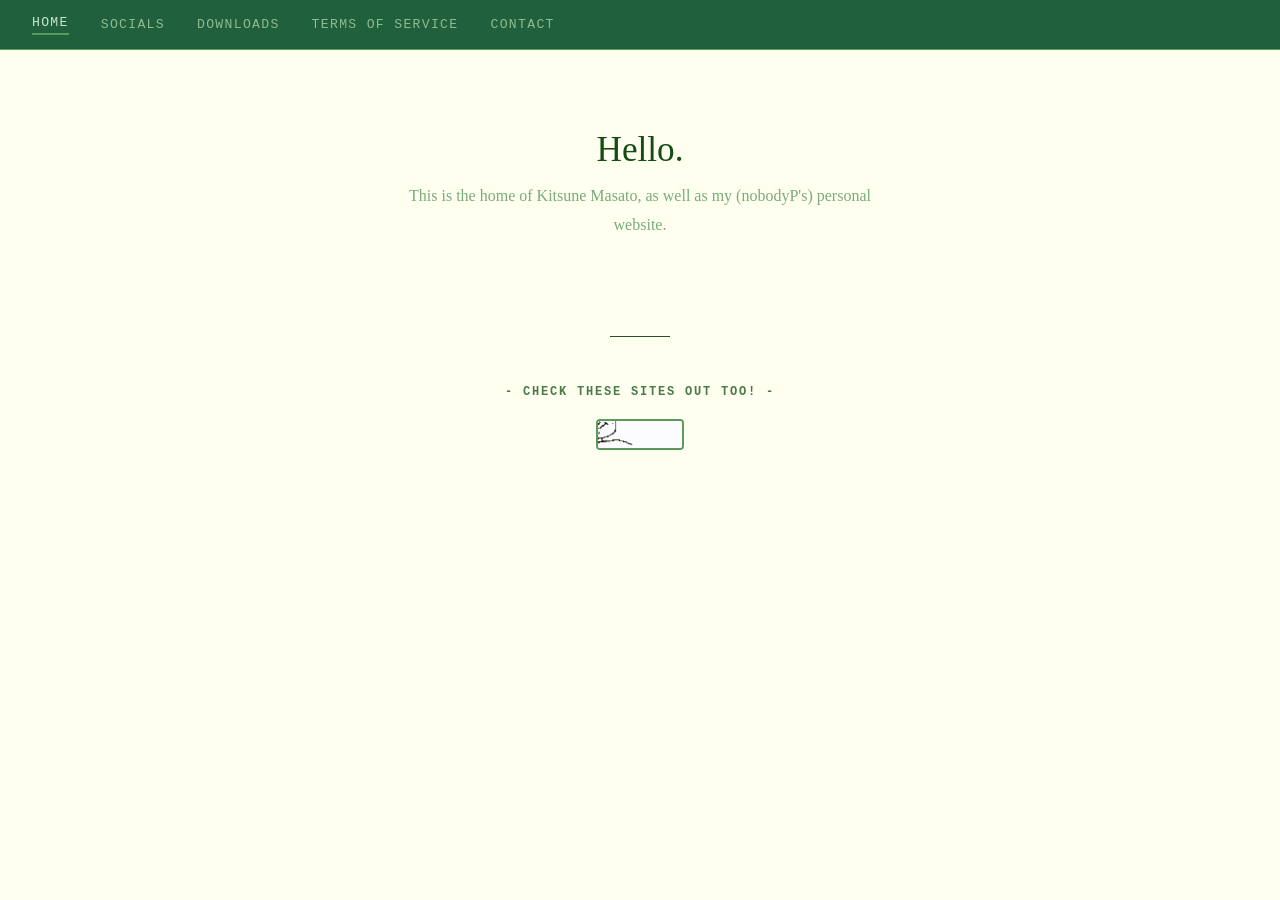
<file: index.html>
<!DOCTYPE html>
<html lang="en">
<head>
  <meta charset="UTF-8" />
  <meta name="viewport" content="width=device-width, initial-scale=1.0" />
  <title>nobodyP</title>
  <link rel="icon" href="images/MST.ico">
  <style>
    * { margin: 0; padding: 0; box-sizing: border-box; }

    body {
      font-family: 'Georgia', serif;
      background: #FFFFF0;
      color: #d4e8d0;
      min-height: 100vh;
    }

    /* ── Top Bar ── */
    nav {
      background: #20603c;
      padding: 0 2rem;
      display: flex;
      align-items: center;
      gap: 2rem;
      height: 50px;
      position: sticky;
      top: 0;
      border-bottom: 1px solid #5a9a5a;
    }

    nav a {
      color: #8fbc8f;
      text-decoration: none;
      font-family: 'Courier New', monospace;
      font-size: 0.82rem;
      letter-spacing: 0.1em;
      text-transform: uppercase;
      transition: color 0.2s;
    }

    nav a:hover { color: #c8e6c8; }
    nav a.active { color: #c8e6c8; border-bottom: 2px solid #5a9a5a; padding-bottom: 3px; }

    /* ── Greeting ── */
    .greeting {
      padding: 5rem 2rem 3rem;
      max-width: 580px;
      margin: 0 auto;
      text-align: center;
    }

    .greeting h1 {
      font-size: 2.2rem;
      font-weight: normal;
      margin-bottom: 0.75rem;
      color: #134d13;
    }

    .greeting p {
      font-size: 1rem;
      color: #7aab7a;
      line-height: 1.8;
    }

    /* ── Divider ── */
    .divider {
      width: 60px;
      height: 1px;
      background: #2e4d2e;
      margin: 3rem auto;
    }

    /* ── GIF Links Section ── */
    .gif-section {
      max-width: 700px;
      margin: 0 auto;
      padding: 0 2rem 5rem;
    }

    .gif-section h2 {
      font-family: 'Courier New', monospace;
      font-size: 0.75rem;
      text-transform: uppercase;
      letter-spacing: 0.15em;
      color: #4a7a4a;
      margin-bottom: 1.25rem;
      text-align: center;
    }

    .gif-grid {
      display: flex;
      flex-wrap: wrap;
      gap: 0.75rem;
      justify-content: center;
    }

    .gif-link {
      display: block;
      width: 88px;
      height: 31px;
      border-radius: 4px;
      overflow: hidden;
      border: 2px solid #5a9a5a;
      transition: border-color 0.2s, transform 0.2s;
      text-decoration: none;
    }

    .gif-link:hover {
      border-color: #FAF9F6;
      transform: translateY(-2px);
    }

    .gif-link img {
      width: 100%;
      height: 100%;
      object-fit: cover;
    }

    .gif-link .placeholder {
      width: 100%;
      height: 100%;
      background: #162616;
      display: flex;
      align-items: center;
      justify-content: center;
      color: #FAF9F6;
      font-family: 'Courier New', monospace;
      font-size: 0.7rem;
      text-align: center;
      padding: 0.5rem;
    }
  </style>
</head>
<body>

  <!-- Top Bar -->
  <nav>
    <a href="index.html" class="active">Home</a>
    <a href="socials.html">Socials</a>
    <a href="downloads.html">Downloads</a>
    <a href="tos.html">Terms of Service</a>
    <a href="contact.html">Contact</a>
  </nav>

  <!-- Greeting -->
  <section class="greeting">
    <h1>Hello.</h1>
    <p>This is the home of Kitsune Masato, as well as my (nobodyP's) personal website.</p>
  </section>

  <div class="divider"></div>

  <!-- GIF Links Section -->
  <section class="gif-section">
    <h2>- Check these sites out too! -</h2>
    <div class="gif-grid">

      <!-- Each gif-link points to a page. Swap the src with your own GIFs. -->
      <a href="https://psychic-src.nekoweb.org" class="gif-link">
        <img src="gifs/webzone_resized.gif" alt="Socials" />
      </a>

    </div>
  </section>

</body>
</html>
</file>
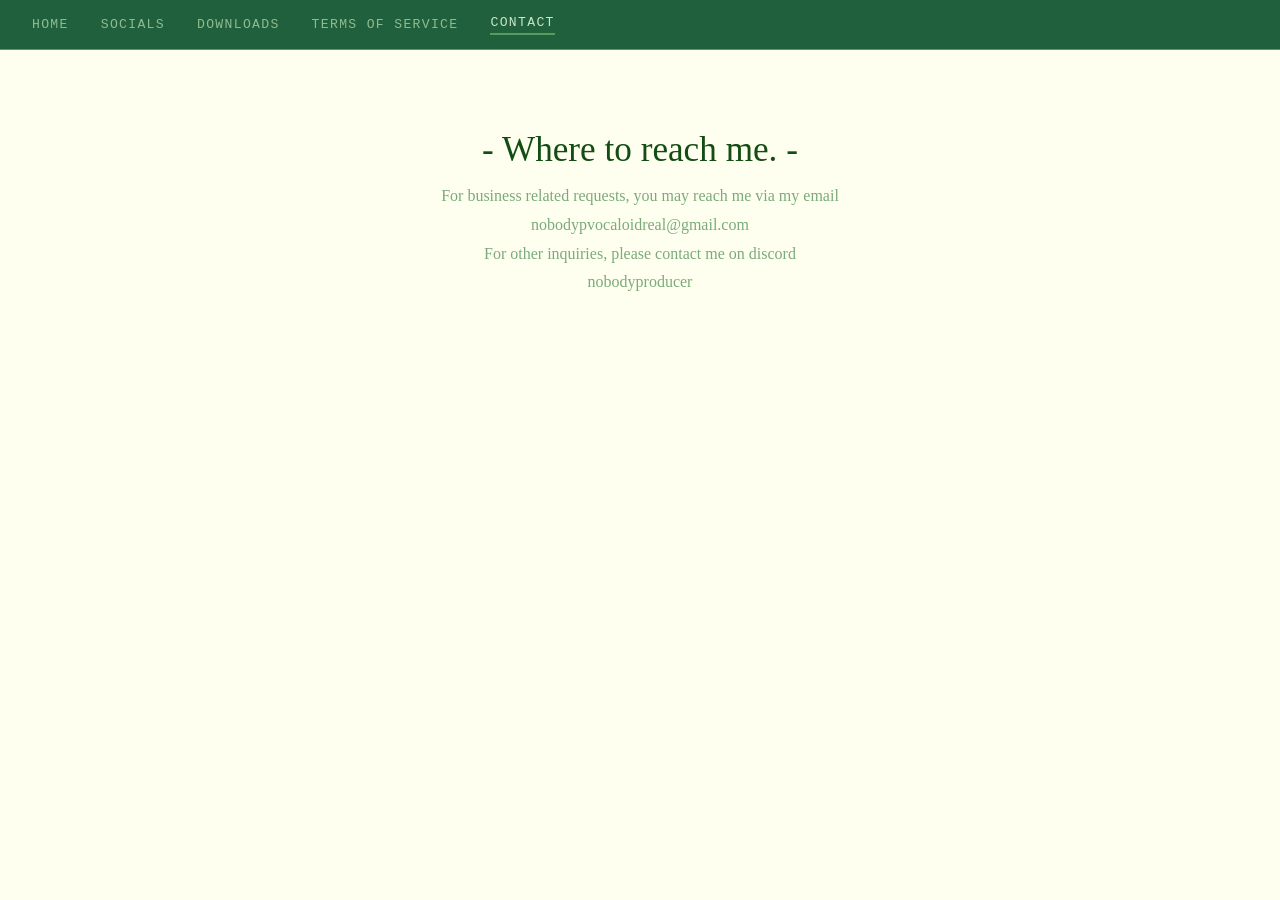
<file: contact.html>
<!DOCTYPE html>
<html lang="en">
<head>
  <meta charset="UTF-8" />
  <meta name="viewport" content="width=device-width, initial-scale=1.0" />
  <title>contact</title>
  <link rel="icon" href="images/MST.ico">
  <style>
    * { margin: 0; padding: 0; box-sizing: border-box; }

    body {
      font-family: 'Georgia', serif;
      background: #FFFFF0;
      color: #d4e8d0;
      min-height: 100vh;
    }

    /* ── Top Bar ── */
    nav {
      background: #20603c;
      padding: 0 2rem;
      display: flex;
      align-items: center;
      gap: 2rem;
      height: 50px;
      position: sticky;
      top: 0;
      border-bottom: 1px solid #5a9a5a;
    }

    nav a {
      color: #8fbc8f;
      text-decoration: none;
      font-family: 'Courier New', monospace;
      font-size: 0.82rem;
      letter-spacing: 0.1em;
      text-transform: uppercase;
      transition: color 0.2s;
    }

    nav a:hover { color: #c8e6c8; }
    nav a.active { color: #c8e6c8; border-bottom: 2px solid #5a9a5a; padding-bottom: 3px; }

    /* ── Greeting ── */
    .greeting {
      padding: 5rem 2rem 3rem;
      max-width: 580px;
      margin: 0 auto;
      text-align: center;
    }

    .greeting h1 {
      font-size: 2.2rem;
      font-weight: normal;
      margin-bottom: 0.75rem;
      color: #134d13;
    }

    .greeting p {
      font-size: 1rem;
      color: #7aab7a;
      line-height: 1.8;
    }

    /* ── Divider ── */
    .divider {
      width: 60px;
      height: 1px;
      background: #2e4d2e;
      margin: 3rem auto;
    }
  </style>
</head>
<body>

  <!-- Top Bar -->
  <nav>
    <a href="index.html">Home</a>
    <a href="socials.html">Socials</a>
    <a href="downloads.html">Downloads</a>
    <a href="tos.html">Terms of Service</a>
    <a href="contact.html" class="active">Contact</a>
  </nav>

  <!-- Greeting -->
  <section class="greeting">
    <h1>- Where to reach me. -</h1>
    <p>For business related requests, you may reach me via my email</p>
    <p>nobodypvocaloidreal@gmail.com</p>
    <p>For other inquiries, please contact me on discord</p>
    <p>nobodyproducer</p>
  </section>


</body>
</html>
</file>
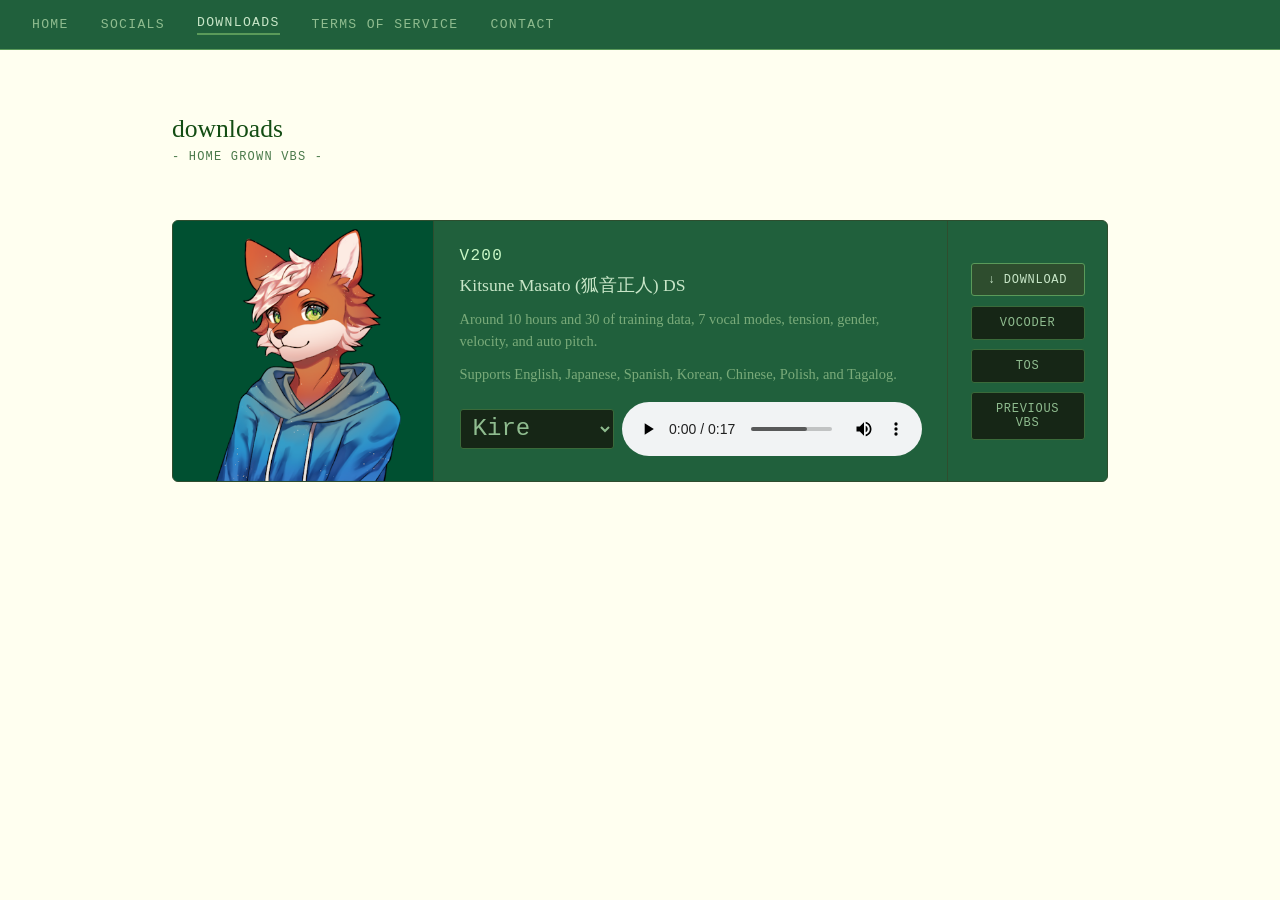
<file: downloads.html>
<!DOCTYPE html>
<html lang="en">
<head>
  <meta charset="UTF-8" />
  <meta name="viewport" content="width=device-width, initial-scale=1.0" />
  <title>Downloads</title>
  <link rel="icon" href="images/MST.ico">
  <style>
    * { margin: 0; padding: 0; box-sizing: border-box; }

    body {
      font-family: 'Georgia', serif;
      background: #FFFFF0;
      color: #d4e8d0;
      min-height: 100vh;
    }

    /* ── Top Bar ── */
    nav {
      background: #20603c;
      padding: 0 2rem;
      display: flex;
      align-items: center;
      gap: 2rem;
      height: 50px;
      position: sticky;
      top: 0;
      border-bottom: 1px solid #5a9a5a;
    }

    nav a {
      color: #8fbc8f;
      text-decoration: none;
      font-family: 'Courier New', monospace;
      font-size: 0.82rem;
      letter-spacing: 0.1em;
      text-transform: uppercase;
      transition: color 0.2s;
    }

    nav a:hover { color: #c8e6c8; }
    nav a.active { color: #c8e6c8; border-bottom: 2px solid #5a9a5a; padding-bottom: 3px; }

    /* ── Page Header ── */
    .page-header {
      max-width: 1000px;
      margin: 0 auto;
      padding: 4rem 2rem 2rem;
    }

    .page-header h1 {
      font-size: 1.6rem;
      font-weight: normal;
      color: #134d13;
      margin-bottom: 0.4rem;
    }

    .page-header .subtitle {
      font-family: 'Courier New', monospace;
      font-size: 0.75rem;
      color: #4a7a4a;
      letter-spacing: 0.1em;
      text-transform: uppercase;
    }

    /* ── Download Cards ── */
    .cards {
      max-width: 1000px;
      margin: 0 auto;
      padding: 1.5rem 2rem 5rem;
      display: flex;
      flex-direction: column;
      gap: 1.5rem;
    }

    .card {
      background: #20603c;
      border: 1px solid #2e4d2e;
      border-radius: 6px;
      display: grid;
      grid-template-columns: 260px 1fr auto;
      gap: 0;
      overflow: hidden;
    }

    /* Left — image */
    .card-image {
      width: 260px;
      height: 260px;
      flex-shrink: 0;
      background: #005031;
      overflow: hidden;
    }

    .card-image img {
      width: 100%;
      height: 100%;
      object-fit: cover;
      display: block;
    }

    .card-image .img-placeholder {
      width: 100%;
      height: 100%;
      display: flex;
      align-items: center;
      justify-content: center;
      color: #4b7b4b;
      font-family: 'Courier New', monospace;
      font-size: 0.7rem;
      text-align: center;
      padding: 1rem;
    }

    /* Middle — info */
    .card-info {
      padding: 1.4rem 1.6rem;
      display: flex;
      flex-direction: column;
      justify-content: center;
      gap: 0.5rem;
      border-left: 1px solid #2e4d2e;
      border-right: 1px solid #2e4d2e;
    }

    .card-info h2 {
      font-size: 1.1rem;
      font-weight: normal;
      color: #c8e6c8;
    }

    .card-info .tag {
      font-family: 'Courier New', monospace;
      font-size: 0.3  rem;
      color: #c8f7c5;
      letter-spacing: 0.08em;
      text-transform: uppercase;
    }

    .card-info p {
      font-size: 0.9rem;
      color: #7aab7a;
      line-height: 1.5;
      margin-top: 0.25rem;
    }

    /* Right — buttons */
    .card-buttons {
      padding: 1.4rem 1.4rem;
      display: flex;
      flex-direction: column;
      justify-content: center;
      gap: 0.6rem;
      min-width: 150px;
    }

    .btn {
      display: block;
      padding: 0.55rem 1rem;
      background: #162616;
      border: 1px solid #3a6a3a;
      border-radius: 3px;
      color: #8fbc8f;
      font-family: 'Courier New', monospace;
      font-size: 0.75rem;
      letter-spacing: 0.06em;
      text-transform: uppercase;
      text-decoration: none;
      text-align: center;
      cursor: pointer;
      transition: background 0.2s, border-color 0.2s, color 0.2s;
    }

    .btn:hover {
      background: #1e3a1e;
      border-color: #5a9a5a;
      color: #c8e6c8;
    }

    .btn.primary {
      background: #2e4d2e;
      border-color: #5a9a5a;
      color: #c8e6c8;
    }

    .btn.primary:hover {
      background: #3a6a3a;
    }

    /* Responsive */
    @media (max-width: 640px) {
      .card {
        grid-template-columns: 1fr;
      }
      .card-image {
        width: 180px;
        min-height: 180px;
        height: 100%;
        flex-shrink: 0;
        background: #162616;
        overflow: hidden;
      }
      .card-info {
        border-left: none;
        border-right: none;
        border-top: 1px solid #2e4d2e;
        border-bottom: 1px solid #2e4d2e;
      }
    }
  </style>
</head>
<body>

  <nav>
    <a href="index.html">Home</a>
    <a href="socials.html">Socials</a>
    <a href="downloads.html" class="active">Downloads</a>
    <a href="tos.html">Terms of Service</a>
    <a href="contact.html">Contact</a>
  </nav>

  <div class="page-header">
    <h1>downloads </h1>
    <p class="subtitle">- Home Grown VBs -</p>
  </div>

  <div class="cards">

    <!-- ── Card 1 ── -->
    <div class="card">
      <div class="card-image">
        <!-- Replace with your image: <img src="yourimage.png" alt="Thing Name" /> -->
        <img src="images/Masato_DS.png" alt="Masato DS" />
      </div>
      <div class="card-info">
        <span class="tag">v200</span>
        <h2>Kitsune Masato (狐音正人) DS</h2>
        <p>Around 10 hours and 30 of training data, 7 vocal modes, tension, gender, velocity, and auto pitch.</p>
        <p>Supports English, Japanese, Spanish, Korean, Chinese, Polish, and Tagalog.</p>
        <!-- audio-->
         <div style="display: flex; gap: 0.5rem; align-items: center; margin-top: 0.5rem;">
          <select onchange="this.parentElement.querySelector('audio').src = this.value; this.parentElement.querySelector('audio').load();"
            style="background: #162616; color: #8fbc8f; border: 1px solid #3a6a3a; border-radius: 3px;
                  font-family: 'Courier New', monospace; font-size: 1.5rem; padding: 0.3rem 0.5rem;
                  cursor: pointer; flex-shrink: 0;">
            <option value="audio/masato_test.wav">Kire</option>
            <option value="audio/froggy_song_heat_Track1.wav">Heat</option>
            <option value="audio/froggy_song_feral_Track1.wav">Feral</option>
            <option value="audio/froggy_song_weak_Track1.wav">Weak</option>
            <option value="audio/froggy_song_dark_Track1.wav">Dark</option>
            <option value="audio/froggy_song_falsetto_Track1.wav">Falsetto</option>
            <option value="audio/my_grandfathers_clock_eng.wav">English</option>
            <option value="audio/Genkotsu_Yama_no_tanuki_san_Track 1.wav">Japanese</option>
            <option value="audio/circle_game_pln.wav">Polish</option>
            <option value="audio/little_swallow_Track1.wav">Mandarin</option>
            <option value="audio/la_cucaracha_Track1.wav">Spanish</option>
            <option value="audio/santoki_santoki.wav">Korean</option>
            <option value="audio/bahay_kubo_Track1.wav">Tagalog</option>
          </select>
          <audio controls src="audio/masato_test.wav" style="flex: 1; min-width: 0; accent-color: #5a9a5a;"></audio>
        </div>
      </div>
      <div class="card-buttons">
        <a href="https://www.mediafire.com/file/yh0pyy93rnusbjy/Kitsune_Masato_%2528%25E7%258B%2590%25E9%259F%25B3%25E6%25AD%25A3%25E4%25BA%25BA%2529_DS_v200.zip/file" class="btn primary">↓ Download</a>
        <a href="https://github.com/mrtigermeat/tgm_hifigan/releases/tag/pc100" class="btn">Vocoder</a>
        <a href="tos.html" class="btn">TOS</a>
        <a href="https://ogatamasato.weebly.com/downloads.html" class="btn">Previous VBs</a>
      </div>
    </div>

    <!-- ── Template ── -->
    <!--<div class="card">
      <div class="card-image">
        <div class="img-placeholder">400 × 400<br/>image here</div>
      </div>
      <div class="card-info">
        <span class="tag">v2.1 · free</span>
        <h2>Another Thing</h2>
        <p>Another short description goes here. You can talk about what it includes, what format it's in, or who it's for.</p>
      </div>
      <div class="card-buttons">
        <a href="#" class="btn primary">↓ Download</a>
        <a href="#" class="btn">Preview</a>
        <a href="#" class="btn">Changelog</a>
      </div>
    </div> -->

    <!-- ── Add more cards by copying the block above ── -->

  </div>

</body>
</html>
</file>
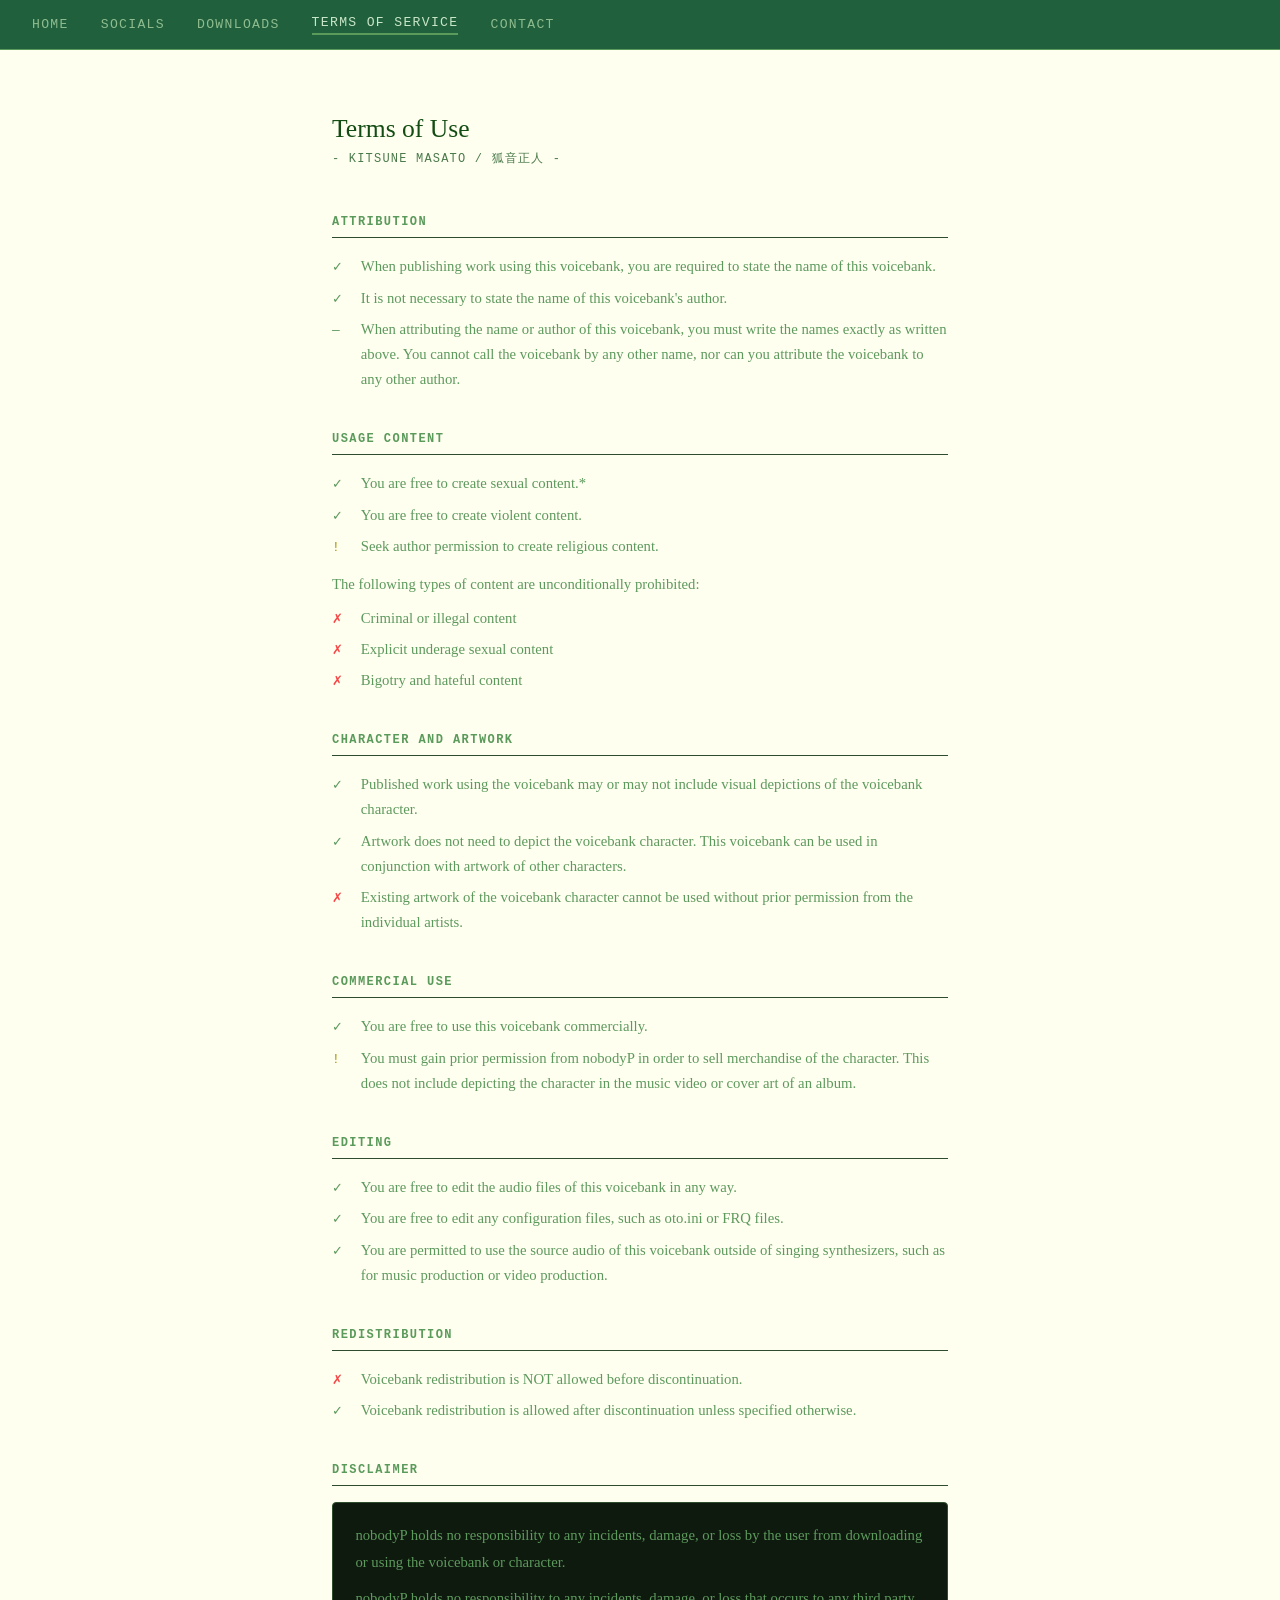
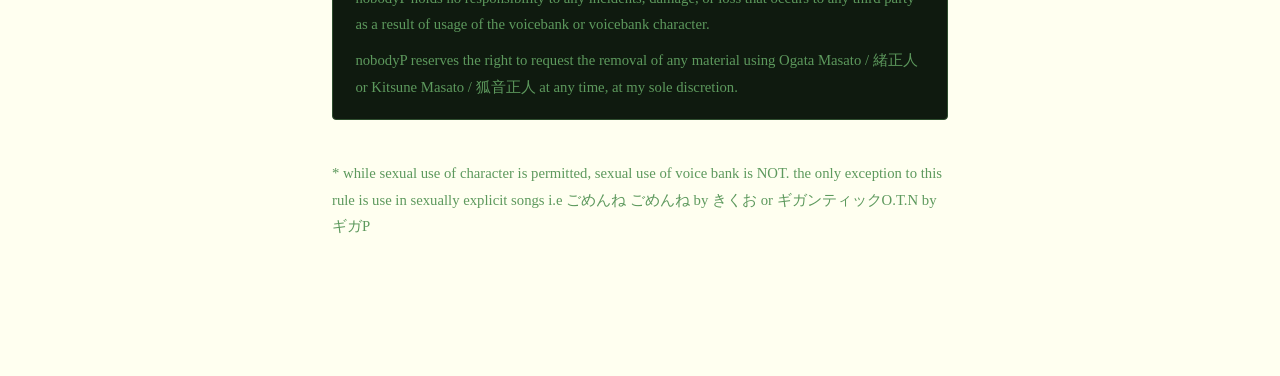
<file: tos.html>
<!DOCTYPE html>
<html lang="en">
<head>
  <meta charset="UTF-8" />
  <meta name="viewport" content="width=device-width, initial-scale=1.0" />
  <title>Terms of Use</title>
  <link rel="icon" href="images/MST.ico">
  <style>
    * { margin: 0; padding: 0; box-sizing: border-box; }

    body {
      font-family: 'Georgia', serif;
      background: #FFFFF0;
      color: #d4e8d0;
      min-height: 100vh;
    }

    /* ── Top Bar ── */
    nav {
      background: #20603c;
      padding: 0 2rem;
      display: flex;
      align-items: center;
      gap: 2rem;
      height: 50px;
      position: sticky;
      top: 0;
      border-bottom: 1px solid #5a9a5a;
    }

    nav a {
      color: #8fbc8f;
      text-decoration: none;
      font-family: 'Courier New', monospace;
      font-size: 0.82rem;
      letter-spacing: 0.1em;
      text-transform: uppercase;
      transition: color 0.2s;
    }

    nav a:hover { color: #c8e6c8; }
    nav a.active { color: #c8e6c8; border-bottom: 2px solid #5a9a5a; padding-bottom: 3px; }

    /* ── Content ── */
    .content {
      max-width: 680px;
      margin: 0 auto;
      padding: 4rem 2rem 6rem;
    }

    .content h1 {
      font-size: 1.6rem;
      font-weight: normal;
      color: #134d13;
      margin-bottom: 0.4rem;
    }

    .page-tag {
      font-family: 'Courier New', monospace;
      font-size: 0.75rem;
      color: #4a7a4a;
      letter-spacing: 0.1em;
      text-transform: uppercase;
      margin-bottom: 3rem;
      display: block;
    }

    /* ── Sections ── */
    .section {
      margin-bottom: 2.5rem;
    }

    .section h2 {
      font-family: 'Courier New', monospace;
      font-size: 0.75rem;
      text-transform: uppercase;
      letter-spacing: 0.12em;
      color: #5a9a5a;
      border-bottom: 1px solid #2e4d2e;
      padding-bottom: 0.5rem;
      margin-bottom: 1rem;
    }

    .section p {
      font-size: 0.92rem;
      color: #5d995d;
      line-height: 1.8;
      margin-bottom: 0.5rem;
    }

    .section ul {
      margin: 0.5rem 0 0.5rem 1.2rem;
    }

    .section ul li {
      font-size: 0.92rem;
      color: #16a085;
      line-height: 1.8;
    }

    /* allowed / denied indicators */
    .allow { color: #5d995d; }
    .deny  { color: #f64747; }
    .warn  { color: #aa8f00; }

    .row {
      display: flex;
      align-items: baseline;
      gap: 0.6rem;
      margin-bottom: 0.4rem;
      font-size: 0.92rem;
      color: #5d995d;
      line-height: 1.7;
    }

    .row .marker {
      font-family: 'Courier New', monospace;
      font-size: 0.8rem;
      flex-shrink: 0;
      width: 1.2rem;
    }

    .disclaimer-box {
      background: #0f1a0f;
      border: 1px solid #2e4d2e;
      border-radius: 4px;
      padding: 1.2rem 1.4rem;
    }

    .disclaimer-box p {
      margin-bottom: 0.6rem;
    }

    .disclaimer-box p:last-child {
      margin-bottom: 0;
    }
  </style>
</head>
<body>

  <nav>
    <a href="index.html">Home</a>
    <a href="socials.html">Socials</a>
    <a href="downloads.html">Downloads</a>
    <a href="tos.html" class="active">Terms of Service</a>
    <a href="contact.html">Contact</a>
  </nav>


  <div class="content">
    <h1>Terms of Use</h1>
    <span class="page-tag">- Kitsune Masato / 狐音正人 -</span>

    <!-- Attribution -->
    <div class="section">
      <h2>Attribution</h2>
      <div class="row"><span class="marker allow">✓</span> When publishing work using this voicebank, you are required to state the name of this voicebank.</div>
      <div class="row"><span class="marker allow">✓</span> It is not necessary to state the name of this voicebank's author.</div>
      <div class="row"><span class="marker">—</span> When attributing the name or author of this voicebank, you must write the names exactly as written above. You cannot call the voicebank by any other name, nor can you attribute the voicebank to any other author.</div>
    </div>

    <!-- Usage Content -->
    <div class="section">
      <h2>Usage Content</h2>
      <div class="row"><span class="marker allow">✓</span> You are free to create sexual content.*</div>
      <div class="row"><span class="marker allow">✓</span> You are free to create violent content.</div>
      <div class="row"><span class="marker warn">!</span> Seek author permission to create religious content.</div>
      <p style="margin-top: 0.75rem; margin-bottom: 0.5rem;">The following types of content are unconditionally prohibited:</p>
      <div class="row"><span class="marker deny">✗</span> Criminal or illegal content</div>
      <div class="row"><span class="marker deny">✗</span> Explicit underage sexual content</div>
      <div class="row"><span class="marker deny">✗</span> Bigotry and hateful content</div>
    </div>

    <!-- Character and Artwork -->
    <div class="section">
      <h2>Character and Artwork</h2>
      <div class="row"><span class="marker allow">✓</span> Published work using the voicebank may or may not include visual depictions of the voicebank character.</div>
      <div class="row"><span class="marker allow">✓</span> Artwork does not need to depict the voicebank character. This voicebank can be used in conjunction with artwork of other characters.</div>
      <div class="row"><span class="marker deny">✗</span> Existing artwork of the voicebank character cannot be used without prior permission from the individual artists.</div>
    </div>

    <!-- Commercial Use -->
    <div class="section">
      <h2>Commercial Use</h2>
      <div class="row"><span class="marker allow">✓</span> You are free to use this voicebank commercially.</div>
      <div class="row"><span class="marker warn">!</span> You must gain prior permission from nobodyP in order to sell merchandise of the character. This does not include depicting the character in the music video or cover art of an album.</div>
    </div>

    <!-- Editing -->
    <div class="section">
      <h2>Editing</h2>
      <div class="row"><span class="marker allow">✓</span> You are free to edit the audio files of this voicebank in any way.</div>
      <div class="row"><span class="marker allow">✓</span> You are free to edit any configuration files, such as oto.ini or FRQ files.</div>
      <div class="row"><span class="marker allow">✓</span> You are permitted to use the source audio of this voicebank outside of singing synthesizers, such as for music production or video production.</div>
    </div>

    <!-- Redistribution -->
    <div class="section">
      <h2>Redistribution</h2>
      <div class="row"><span class="marker deny">✗</span> Voicebank redistribution is NOT allowed before discontinuation.</div>
      <div class="row"><span class="marker allow">✓</span> Voicebank redistribution is allowed after discontinuation unless specified otherwise.</div>
    </div>

    <!-- Disclaimer -->
    <div class="section">
      <h2>Disclaimer</h2>
      <div class="disclaimer-box">
        <p>nobodyP holds no responsibility to any incidents, damage, or loss by the user from downloading or using the voicebank or character.</p>
        <p>nobodyP holds no responsibility to any incidents, damage, or loss that occurs to any third party as a result of usage of the voicebank or voicebank character.</p>
        <p>nobodyP reserves the right to request the removal of any material using Ogata Masato / 緒正人 or Kitsune Masato / 狐音正人 at any time, at my sole discretion.</p>
      </div>
    </div>
    
    <div class="section">
      <p> * while sexual use of character is permitted, sexual use of voice bank is NOT. the only exception to this rule is use in sexually explicit songs i.e ごめんね ごめんね by きくお or ギガンティックO.T.N by ギガP </p>
    </div>
  </div>

</body>
</html>
</file>
